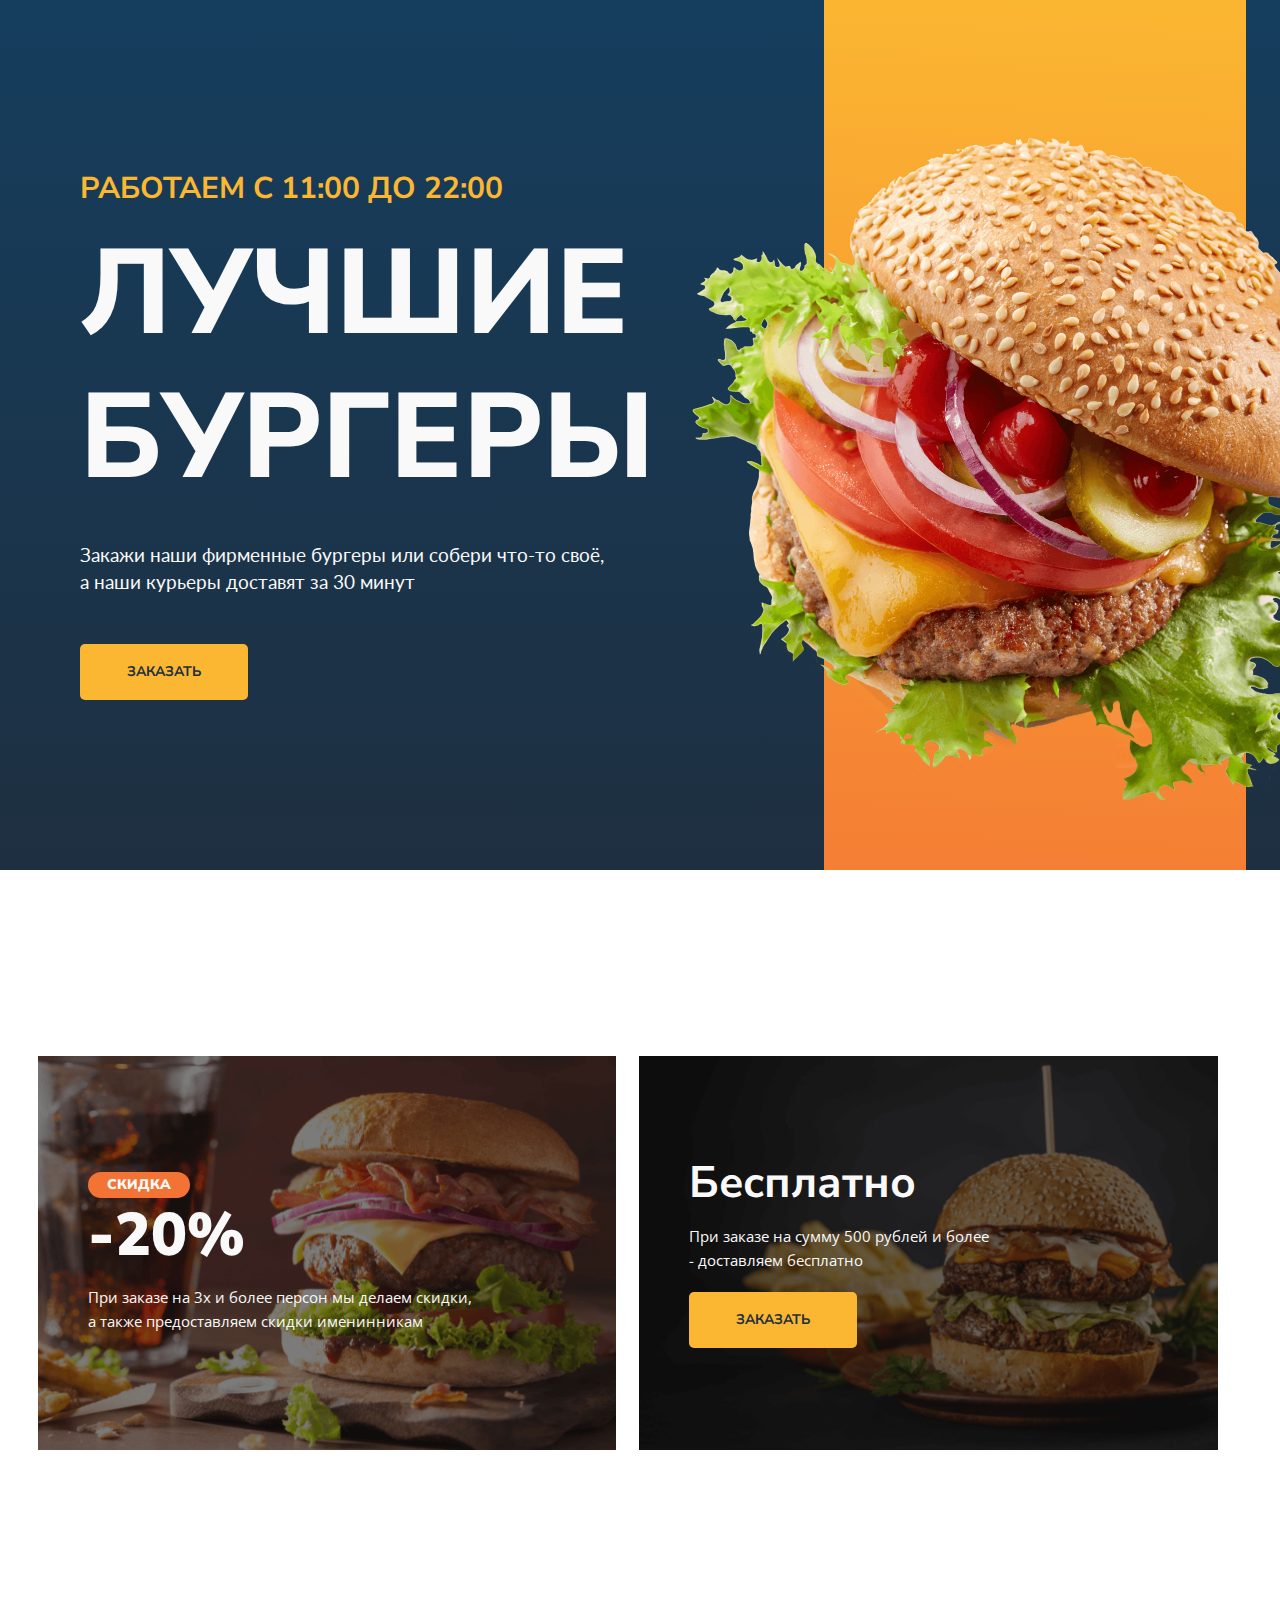
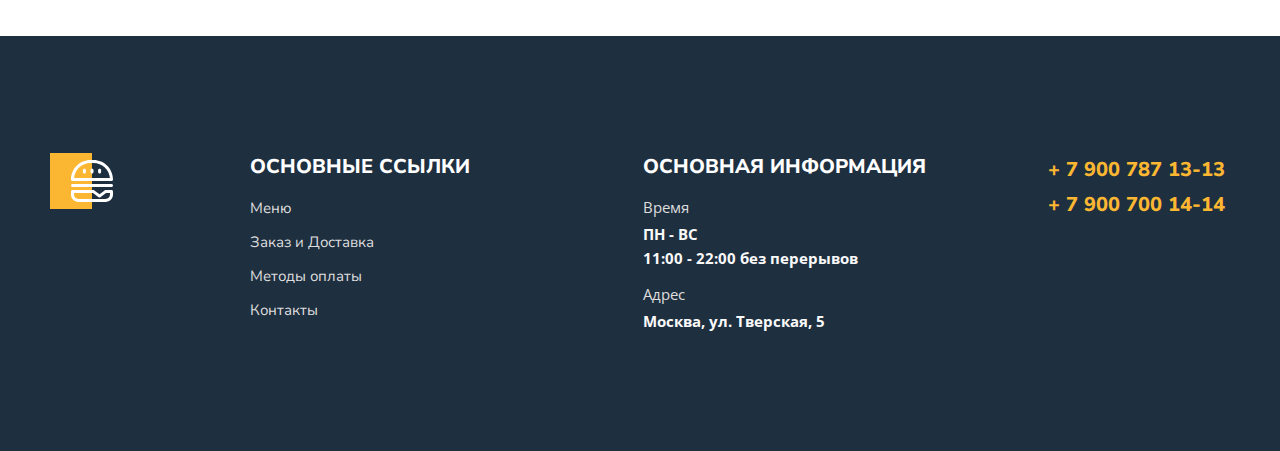
<file: index.html>
<!DOCTYPE html>
<html lang="ru">

<head>
    <meta charset="UTF-8">
    <meta http-equiv="X-UA-Compatible" content="IE=edge">
    <meta name="viewport" content="width=device-width, initial-scale=1.0">
    <title>the BEST BURGERs</title>
    <!-- Yandex.Metrika counter -->
    <script type="text/javascript">
        (function(m, e, t, r, i, k, a) {
            m[i] = m[i] || function() {
                (m[i].a = m[i].a || []).push(arguments)
            };
            m[i].l = 1 * new Date();
            k = e.createElement(t), a = e.getElementsByTagName(t)[0], k.async = 1, k.src = r, a.parentNode.insertBefore(k, a)
        })
        (window, document, "script", "https://mc.yandex.ru/metrika/tag.js", "ym");

        ym(87770766, "init", {
            clickmap: true,
            trackLinks: true,
            accurateTrackBounce: true,
            webvisor: true
        });
    </script>
    <noscript><div><img src="https://mc.yandex.ru/watch/87770766" style="position:absolute; left:-9999px;" alt="" /></div></noscript>
    <!-- /Yandex.Metrika counter -->
    <!-- Global site tag (gtag.js) - Google Analytics -->
    <script async src="https://www.googletagmanager.com/gtag/js?id=G-Y6E4VHPEQH"></script>
    <script>
        window.dataLayer = window.dataLayer || [];

        function gtag() {
            dataLayer.push(arguments);
        }
        gtag('js', new Date());

        gtag('config', 'G-Y6E4VHPEQH');
    </script>
    <!-- Global site tag (gtag.js) - Google Analytics -->

    <link rel="preconnect" href="https://fonts.googleapis.com">
    <link rel="preconnect" href="https://fonts.gstatic.com" crossorigin>
    <link href="https://fonts.googleapis.com/css2?family=Lato:wght@700&family=Nunito+Sans:wght@400;600;700;800;900&family=Open+Sans:wght@400;600;700&display=swap" rel="stylesheet">
    <link rel="stylesheet" href="css/normalize.css">
    <link rel="stylesheet" href="css/main.css">
    <link rel="stylesheet" href="css/media.css">
    <link rel="apple-touch-icon" sizes="180x180" href="img/favicons/apple-touch-icon.png">
    <link rel="android-chrome" sizes="192x192" href="img/favicons/android-chrome-192x192.png">
    <link rel="android-chrome" sizes="512x512" href="img/favicons/android-chrome-512x512.png">
    <link rel="mstile" sizes="150x150" href="img/favicons/mstile-150x150.png">
    <link rel="icon" type="image/png" sizes="32x32" href="img/favicons/favicon-32x32.png">
    <link rel="icon" type="image/png" sizes="16x16" href="img/favicons/favicon-16x16.png">
    <link rel="icon" sizes="16x16" href="img/favicons/favicon.ico">
    <link rel="mask-icon" href="img/favicons/safari-pinned-tab.svg" color="#5bbad5">
    <meta name="msapplication-TileColor" content="#da532c">
    <meta name="theme-color" content="#ffffff">

</head>

<body>
    <div class="main">
        <div class="wrap">
            <div class="wrap-text">
                <h1 class="wrap-title">
                    <span>работаем с 11:00 до 22:00</span> Лучшие <br>бургеры
                </h1>
                <p class="wrap-content">
                    Закажи наши фирменные бургеры или собери что-то своё,<br> а наши курьеры доставят за 30 минут
                </p>
                <a href="menu.html" class="wrap-link">заказать</a>
            </div>
            <div class="visual">
                <div class="bg">

                </div>
                <img src="img/burger.png" alt="вкусная картинка">
            </div>
        </div>
    </div>
    <div class="promo">
        <div class="wrap promo-wrap">
            <div class="promo-left">
                <p class="sale">скидка</p>
                <p class="cost">-20%</p>
                <p class="description">При заказе на 3х и более персон мы делаем скидки, а также предоставляем скидки именинникам</p>
            </div>
            <div class="promo-right">
                <p class="free">Бесплатно</p>
                <p class="description">При заказе на сумму 500 рублей и более - доставляем бесплатно</p>
                <a href="menu.html" class="wrap-link">заказать</a>
            </div>
        </div>
    </div>
    <!-- ************************************************************* -->
    <footer class="footer">
        <div class="container">
            <div class="footer-box">
                <div class="footer-logo-tel">
                    <img class="footer-logo" src="img/footerLogo.svg" alt="лого">
                    <div class="footer-tel tel-one">
                        <ul>
                            <li>
                                <a href="tel:+79007871313">+ 7 900 787 13-13</a></li>
                            <li>
                                <a href="tel:+79007001414">+ 7 900 700 14-14</a></li>
                        </ul>
                    </div>
                </div>

                <div class="footer-group">
                    <div class="footer-item-wrap">
                        <div class="footer-item">
                            <h2 class="footer-title">основные ссылки</h2>
                            <ul>
                                <li><a href="menu.html">Меню</a></li>
                                <li><a href="#">Заказ и Доставка</a></li>
                                <li><a href="#">Методы оплаты</a></li>
                                <li><a href="#">Контакты</a></li>
                            </ul>
                        </div>
                        <div class="footer-tel tel-two">
                            <ul>
                                <li>
                                    <a href="tel:+79007871313">+ 7 900 787 13-13</a></li>
                                <li>
                                    <a href="tel:+79007001414">+ 7 900 700 14-14</a></li>
                            </ul>
                        </div>
                    </div>

                    <div class="footer-item">
                        <h2 class="footer-title">основная информация</h2>
                        <ul>
                            <li>Время<span>ПН - ВС<br>11:00 - 22:00 без перерывов</span></li>
                            <li>Адрес<span>Москва, ул. Тверская, 5</span></li>
                        </ul>
                    </div>
                </div>
                <div class="footer-tel tel-three">
                    <ul>
                        <li>
                            <a href="tel:+79007871313">+ 7 900 787 13-13</a></li>
                        <li>
                            <a href="tel:+79007001414">+ 7 900 700 14-14</a></li>
                    </ul>
                </div>
            </div>
        </div>
    </footer>
</body>

</html>
</file>
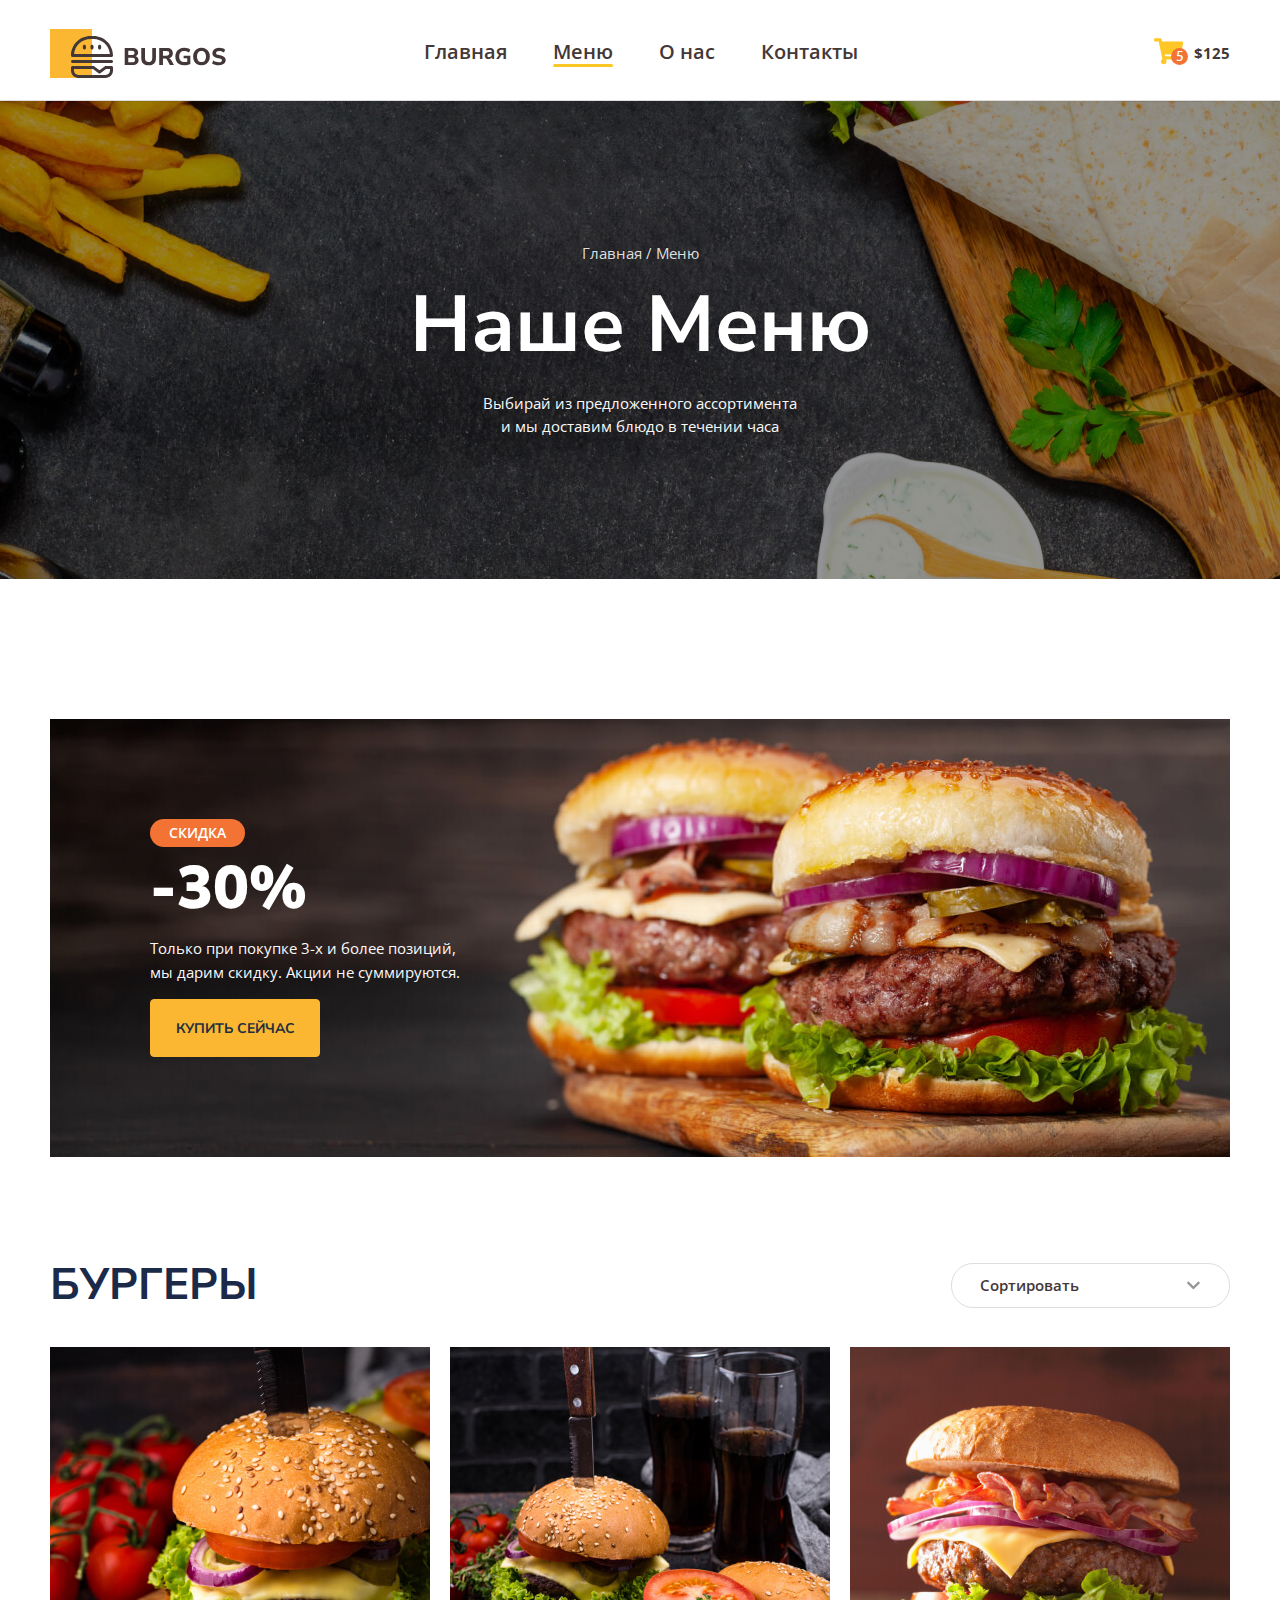
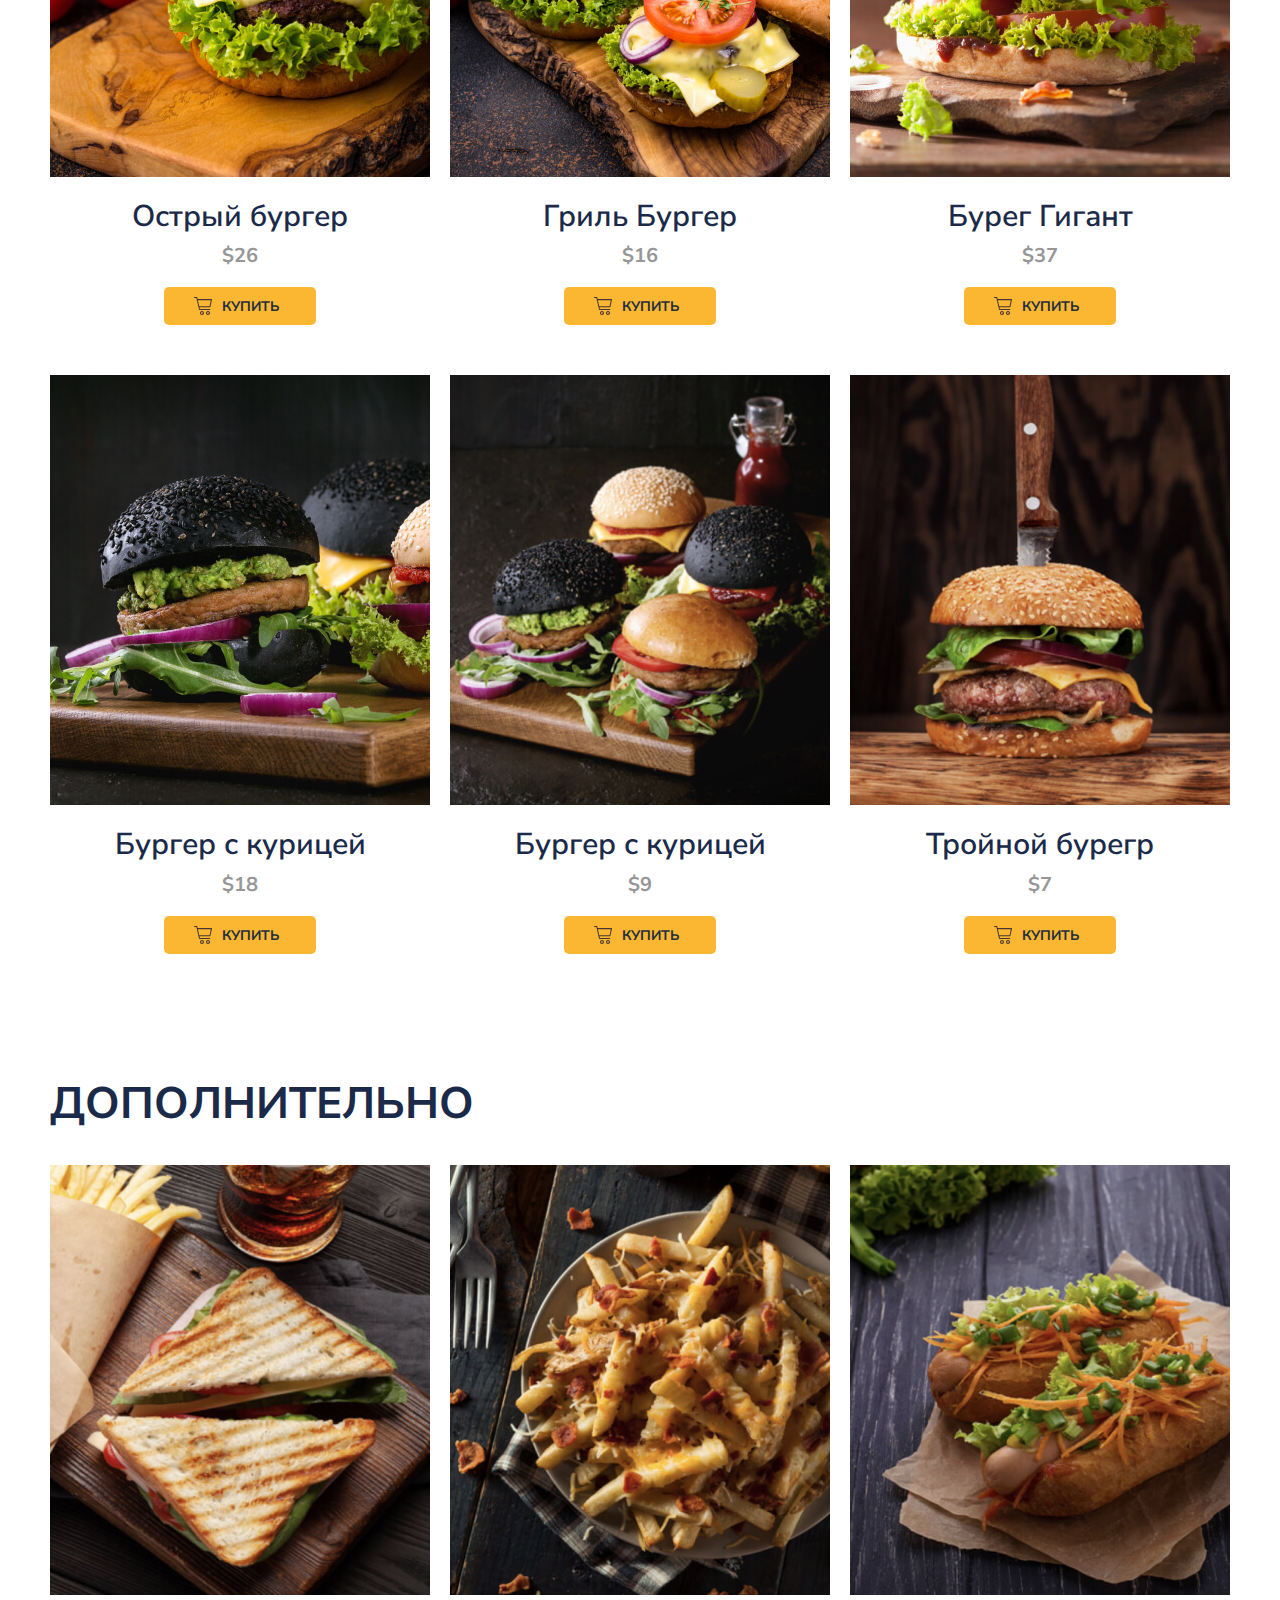
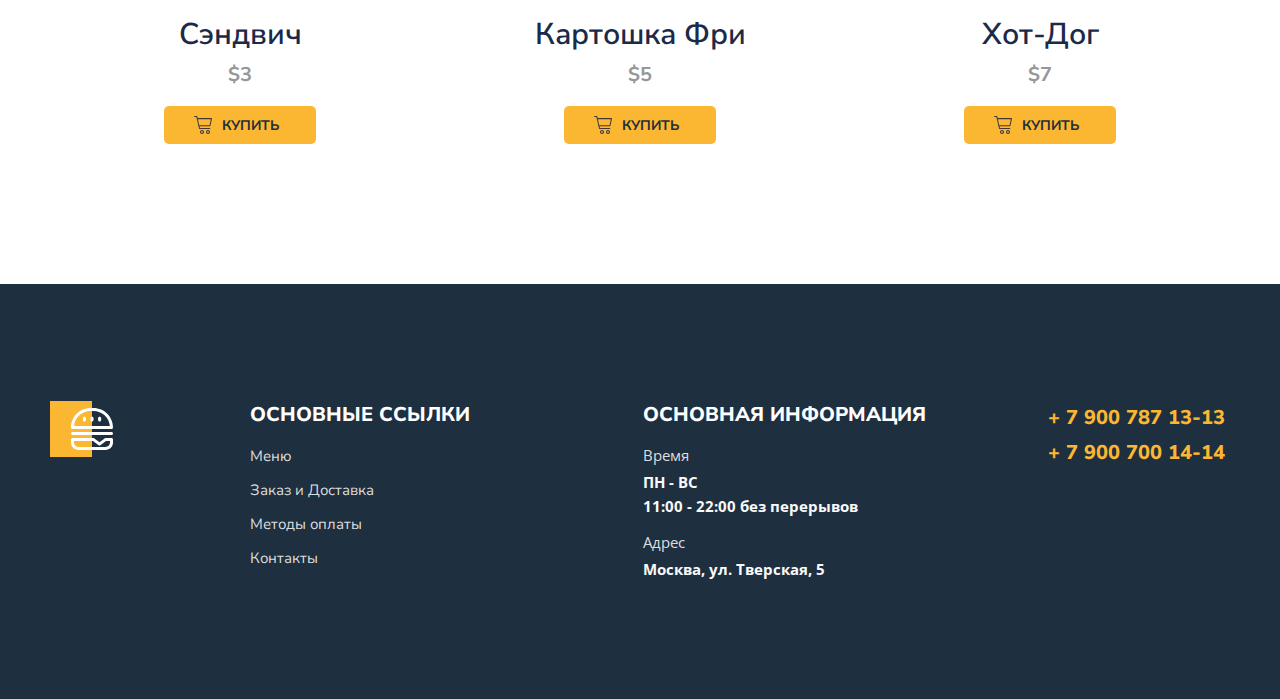
<file: menu.html>
<!DOCTYPE html>
<html lang="ru">

<head>
    <meta charset="UTF-8">
    <meta http-equiv="X-UA-Compatible" content="IE=edge">
    <meta name="viewport" content="width=device-width, initial-scale=1.0">
    <title>Burger</title>
    <!-- Yandex.Metrika counter -->
    <script type="text/javascript">
        (function(m, e, t, r, i, k, a) {
            m[i] = m[i] || function() {
                (m[i].a = m[i].a || []).push(arguments)
            };
            m[i].l = 1 * new Date();
            k = e.createElement(t), a = e.getElementsByTagName(t)[0], k.async = 1, k.src = r, a.parentNode.insertBefore(k, a)
        })
        (window, document, "script", "https://mc.yandex.ru/metrika/tag.js", "ym");

        ym(87770766, "init", {
            clickmap: true,
            trackLinks: true,
            accurateTrackBounce: true,
            webvisor: true
        });
    </script>
    <noscript><div><img src="https://mc.yandex.ru/watch/87770766" style="position:absolute; left:-9999px;" alt="" /></div></noscript>
    <!-- /Yandex.Metrika counter -->
    <link rel="preconnect" href="https://fonts.googleapis.com">
    <link rel="preconnect" href="https://fonts.gstatic.com" crossorigin>
    <link href="https://fonts.googleapis.com/css2?family=Lato:wght@700&family=Nunito+Sans:wght@400;600;700;800;900&family=Open+Sans:wght@400;600;700&display=swap" rel="stylesheet">
    <link rel="stylesheet" href="css/normalize.css">
    <link rel="stylesheet" href="css/main.css">
    <link rel="stylesheet" href="css/media.css">
</head>

<body>
    <header id="headerTop">
        <div class="container">
            <div class="header">
                <button type="button" class="burger-btn" onclick="openModal()"></button>

                <div class="header-item">
                    <a class="header-logo" href="index.html"></a>
                    <nav>
                        <ul class="header-nav">
                            <li><a href="index.html">Главная</a></li>
                            <li><a href="#" class="activ">Меню</a></li>
                            <li><a href="#">О нас</a></li>
                            <li><a href="#">Контакты</a></li>
                        </ul>
                    </nav>
                </div>
                <button type="button" class="button">
                    <span class="button-item">
                        <img src="img/cart.svg" alt="корзинка">
                        <span class="button-count">5</span>
                    </span>
                    <span class="button-text">$125</span>
                </button>
            </div>
        </div>
    </header>
    <div class="main_description">
        <div class="main_description-container">
            <ul class="main_description-breadcrumbs">
                <li> <a href="index.html">Главная</a></li>
                <li> <a href="#">Меню</a></li>
            </ul>
            <h1 class="main_description-title">Наше Меню</h1>
            <p class="main_description-description">Выбирай из предложенного ассортимента и мы доставим блюдо в течении часа</p>
        </div>
    </div>
    <main>
        <div class="banner">
            <div class="container">
                <div class="banner-box">
                    <h2 class="banner-title">
                        <span>скидка</span> -30%
                    </h2>
                    <p class="banner-text">
                        Только при покупке 3-х и&nbsp;более&nbsp;позиций,<br>мы дарим скидку. Акции&nbsp;не&nbsp;суммируются.
                    </p>
                    <a href="#menuBurger" class="banner-link">
                        купить сейчас
                    </a>
                </div>
            </div>
        </div>
        <section class="menu" id="menuBurger">
            <div class="container">
                <div class="menu-header">
                    <h2 class="menu-title">
                        Бургеры
                    </h2>
                    <select class="menu-select">
                        <option value="">Сортировать</option>
                        <option value="up">По возрастанию</option>
                        <option value="down">По убыванию</option>
                    </select>
                </div>
                <div class="menu-grid">
                    <div class="menu-grid-item">
                        <div class="menu-grid-cover">
                            <img src="img/menu/01.jpg" alt="Острый бургер">
                        </div>
                        <p class="menu-grid-title">
                            Острый бургер
                        </p>
                        <p class="menu-grid-price">
                            $26
                        </p>
                        <button type="button" class="menu-grid-btn">
                            <span class="menu-grid-icon"></span>
                            <span class="menu-grid-text">купить</span>
                        </button>
                    </div>
                    <div class="menu-grid-item">
                        <div class="menu-grid-cover">
                            <img src="img/menu/02.jpg" alt="Гриль Бургер">
                        </div>
                        <p class="menu-grid-title">
                            Гриль Бургер
                        </p>
                        <p class="menu-grid-price">
                            $16
                        </p>
                        <button type="button" class="menu-grid-btn">
                            <span class="menu-grid-icon"></span>
                            <span class="menu-grid-text">купить</span>
                        </button>
                    </div>
                    <div class="menu-grid-item">
                        <div class="menu-grid-cover">
                            <img src="img/menu/03.jpg" alt="Бурег Гигант">
                        </div>
                        <p class="menu-grid-title">
                            Бурег Гигант
                        </p>
                        <p class="menu-grid-price">
                            $37
                        </p>
                        <button type="button" class="menu-grid-btn">
                            <span class="menu-grid-icon"></span>
                            <span class="menu-grid-text">купить</span>
                        </button>
                    </div>
                    <div class="menu-grid-item">
                        <div class="menu-grid-cover">
                            <img src="img/menu/04.jpg" alt="Бургер с курицей">
                        </div>
                        <p class="menu-grid-title">
                            Бургер с курицей
                        </p>
                        <p class="menu-grid-price">
                            $18
                        </p>
                        <button type="button" class="menu-grid-btn">
                            <span class="menu-grid-icon"></span>
                            <span class="menu-grid-text">купить</span>
                        </button>
                    </div>
                    <div class="menu-grid-item">
                        <div class="menu-grid-cover">
                            <img src="img/menu/05.jpg" alt="Бургер с курицей">
                        </div>
                        <p class="menu-grid-title">
                            Бургер с курицей
                        </p>
                        <p class="menu-grid-price">
                            $9
                        </p>
                        <button type="button" class="menu-grid-btn">
                            <span class="menu-grid-icon"></span>
                            <span class="menu-grid-text">купить</span>
                        </button>
                    </div>
                    <div class="menu-grid-item">
                        <div class="menu-grid-cover">
                            <img src="img/menu/06.jpg" alt="Тройной бурегр">
                        </div>
                        <p class="menu-grid-title">
                            Тройной бурегр </p>
                        <p class="menu-grid-price">
                            $7
                        </p>
                        <button type="button" class="menu-grid-btn">
                            <span class="menu-grid-icon"></span>
                            <span class="menu-grid-text">купить</span>
                        </button>
                    </div>
                </div>
            </div>
        </section>
        <section class="add-menu">
            <div class="container">
                <div class="add-menu-header">
                    <h2 class="add-menu-title">
                        Дополнительно
                    </h2>
                </div>
                <div class="menu-grid menu-flex">
                    <div class="menu-grid-item">
                        <div class="menu-grid-cover">
                            <img src="img/add-menu/01.jpg" alt="Сэндвич">
                        </div>
                        <p class="menu-grid-title">
                            Сэндвич
                        </p>
                        <p class="menu-grid-price">
                            $3
                        </p>
                        <button type="button" class="menu-grid-btn">
                            <span class="menu-grid-icon"></span>
                            <span class="menu-grid-text">купить</span>
                        </button>
                    </div>
                    <div class="menu-grid-item">
                        <div class="menu-grid-cover">
                            <img src="img/add-menu/02.jpg" alt="Картошка Фри">
                        </div>
                        <p class="menu-grid-title">
                            Картошка Фри
                        </p>
                        <p class="menu-grid-price">
                            $5
                        </p>
                        <button type="button" class="menu-grid-btn">
                            <span class="menu-grid-icon"></span>
                            <span class="menu-grid-text">купить</span>
                        </button>
                    </div>
                    <div class="menu-grid-item">
                        <div class="menu-grid-cover">
                            <img src="img/add-menu/03.jpg" alt="Хот-Дог">
                        </div>
                        <p class="menu-grid-title">
                            Хот-Дог
                        </p>
                        <p class="menu-grid-price">
                            $7
                        </p>
                        <button type="button" class="menu-grid-btn">
                            <span class="menu-grid-icon"></span>
                            <span class="menu-grid-text">купить</span>
                        </button>
                    </div>

                </div>
            </div>
        </section>
    </main>
    <footer class="footer">
        <div class="container">
            <div class="footer-box">
                <div class="footer-logo-tel">
                    <img class="footer-logo" src="img/footerLogo.svg" alt="лого">
                    <div class="footer-tel tel-one">
                        <ul>
                            <li>
                                <a href="tel:+79007871313">+ 7 900 787 13-13</a></li>
                            <li>
                                <a href="tel:+79007001414">+ 7 900 700 14-14</a></li>
                        </ul>
                    </div>
                </div>

                <div class="footer-group">
                    <div class="footer-item-wrap">
                        <div class="footer-item">
                            <h2 class="footer-title">основные ссылки</h2>
                            <ul>
                                <li><a href="menu.html">Меню</a></li>
                                <li><a href="#">Заказ и Доставка</a></li>
                                <li><a href="#">Методы оплаты</a></li>
                                <li><a href="#">Контакты</a></li>
                            </ul>
                        </div>
                        <div class="footer-tel tel-two">
                            <ul>
                                <li>
                                    <a href="tel:+79007871313">+ 7 900 787 13-13</a></li>
                                <li>
                                    <a href="tel:+79007001414">+ 7 900 700 14-14</a></li>
                            </ul>
                        </div>
                    </div>

                    <div class="footer-item">
                        <h2 class="footer-title">основная информация</h2>
                        <ul>
                            <li>Время<span>ПН - ВС<br>11:00 - 22:00 без перерывов</span></li>
                            <li>Адрес<span>Москва, ул. Тверская, 5</span></li>
                        </ul>
                    </div>
                </div>
                <div class="footer-tel tel-three">
                    <ul>
                        <li>
                            <a href="tel:+79007871313">+ 7 900 787 13-13</a></li>
                        <li>
                            <a href="tel:+79007001414">+ 7 900 700 14-14</a></li>
                    </ul>
                </div>
            </div>
        </div>
    </footer>
    <a class="button-up hidden" href="#headerTop" id="btnUp">Наверх</a>
    <!--  modal window -->
    <div class="menu-modal" id="modal">
        <ul class="header-nav">
            <li><a href="index.html">Главная</a></li>
            <li><a href="#" class="activ">Меню</a></li>
            <li><a href="#">О нас</a></li>
            <li><a href="#">Контакты</a></li>
        </ul>
        <button type="button" class="modal-close-btn" onclick="closeModal()"></button>
    </div>

    <script src="js/main.js"></script>
</body>

</html>
</file>
<file: css/main.css>
body {
    font-family: 'Nunito Sans', sans-serif;
    background-color: #fff;
}

ul {
    list-style-type: none;
    margin: 0;
    padding: 0;
}

a {
    text-decoration: none;
}

.container {
    max-width: 1180px;
    margin: 0 auto;
    padding: 0 15px;
}

.no-padding-right {
    padding-right: 0px;
}

.header {
    font-family: 'Open Sans', sans-serif;
    display: flex;
    align-items: center;
    justify-content: space-between;
    padding: 29px 0 22px;
}

.header-item {
    display: flex;
    align-items: center;
    justify-content: space-between;
    flex-basis: 68.5%;
}

.burger-btn {
    padding: 0;
    min-width: 34px;
    height: 22px;
    border: none;
    background-image: url(../img/Burger_menu.svg);
    background-repeat: no-repeat;
    background-size: contain;
    background-color: transparent;
    cursor: pointer;
    margin-right: 20px;
}

.header-logo {
    background-image: url(../img/Logo.svg);
    width: 176px;
    height: 49px;
    background-repeat: no-repeat;
    background-size: cover;
}

.header-nav {
    list-style-type: none;
    display: flex;
    padding-left: 0;
    gap: 46px;
}

.header-nav a {
    font-family: 'Open Sans', sans-serif;
    font-weight: 600;
    font-size: 20px;
    line-height: 24px;
    color: #443737;
    transition: 0.2s;
}

.header-nav a:hover {
    color: #FFC725;
}

.header-nav a::after {
    content: '';
    display: block;
    width: 100%;
    height: 3px;
    background: transparent;
    border-radius: 1.5px;
}

.header-nav a.activ::after {
    background: #FFC725;
}

.button {
    padding: 0;
    display: flex;
    align-items: center;
    background-color: transparent;
    border: none;
    gap: 10px;
    cursor: pointer;
}

.button-item {
    position: relative;
}

.button-count {
    font-family: 'Lato', sans-serif;
    font-weight: 700;
    font-size: 13px;
    line-height: 1.35;
    color: #FFFFFF;
    position: absolute;
    bottom: 3.5px;
    left: 17px;
    background-color: #F37335;
    width: 17px;
    height: 17px;
    border-radius: 50%;
}

.button-text {
    font-weight: 700;
    font-size: 15px;
    color: #443737;
}

.main_description {
    background-image: url(../img/main-page-description-bg.jpg);
    color: white;
    text-align: center;
    max-width: 1920px;
    padding: 142px 0;
    margin: 0 auto 140px;
    background-size: cover;
    background-position: center center;
}

.main_description-breadcrumbs {
    padding: 0;
    margin: 0;
    list-style: none;
    display: flex;
    justify-content: center;
    text-align: center;
    gap: 4px;
}

.main_description-breadcrumbs a {
    font-family: 'Open Sans', sans-serif;
    font-size: 15px;
    line-height: 20px;
    color: #DEDEDE;
    transition: 0.3s;
}

.main_description-breadcrumbs a:hover {
    color: #FFC725;
}

.main_description-breadcrumbs a::after {
    content: ' /';
    color: #DEDEDE;
    pointer-events: none;
}

.main_description-breadcrumbs li:last-child a::after {
    display: none;
}

.main_description-title {
    font-family: 'Nunito Sans', sans-serif;
    font-weight: 700;
    font-size: 79px;
    color: #FFFFFF;
    margin-top: 17px;
    margin-bottom: 21px;
}

.main_description-description {
    font-family: 'Open Sans', sans-serif;
    font-size: 15px;
    line-height: 1.5;
    color: #FAF9F9;
    max-width: 320px;
    margin: 0 auto;
}

header {
    border-bottom: 1px solid #DEDEDE;
}

.banner-box {
    background-image: url(../img/banner.jpg);
    background-position: 0 center;
    background-repeat: no-repeat;
    background-size: cover;
    padding: 100px;
    margin-bottom: 83px;
}

.banner-title span {
    display: block;
    width: 95px;
    height: 28px;
    margin-bottom: 3px;
    background-color: #F37335;
    border-radius: 14px;
    text-align: center;
    font-family: 'Open Sans', sans-serif;
    font-style: normal;
    font-weight: 600;
    font-size: 14px;
    line-height: 28px;
    text-transform: uppercase;
    color: #FFFFFF;
}

.banner-title {
    margin: 0 0 10px;
    font-family: 'Nunito Sans', sans-serif;
    font-style: normal;
    font-weight: 900;
    font-size: 60px;
    line-height: 76px;
    text-transform: uppercase;
    color: #FFFFFF;
}

.banner-text {
    margin: 0 0 15px;
    font-family: 'Open Sans', sans-serif;
    font-style: normal;
    font-weight: normal;
    font-size: 15px;
    line-height: 24px;
    color: #FAF9F9;
}

.banner-link {
    display: block;
    background-color: #FBB731;
    width: 168px;
    height: 56px;
    border-radius: 4px;
    border: 1px solid #FBB731;
    font-family: 'Nunito Sans', sans-serif;
    font-weight: 700;
    font-size: 14px;
    line-height: 58px;
    text-align: center;
    text-transform: uppercase;
    color: #1E2F40;
    transition: 0.2s;
}

.banner-link:hover {
    background-color: transparent;
    color: #FBB731;
}

.menu-header,
.add-menu-header {
    display: flex;
    align-items: center;
    justify-content: space-between;
    margin-bottom: 36px;
    padding-top: 20px;
}

.menu-title,
.add-menu-title {
    margin: 0;
    padding: 0;
    font-family: 'Nunito Sans', sans-serif;
    font-weight: 700;
    font-size: 44px;
    text-transform: uppercase;
    color: #1B2A49;
    margin-right: 20px;
}

.menu-select {
    border: 1px solid #DEDEDE;
    border-radius: 22px;
    padding: 13px 28px;
    font-family: 'Open Sans', sans-serif;
    font-weight: 600;
    font-size: 15px;
    color: #443737;
    appearance: none;
    flex-basis: 279px;
    background-color: #fff;
    background-image: url(../img/arrow.svg);
    background-repeat: no-repeat;
    background-position: 89% center;
}

.menu-grid {
    display: grid;
    grid-template-columns: repeat(3, 1fr);
    gap: 20px;
    margin-bottom: 75px;
}

.menu-grid-cover {
    width: 100%;
    height: 430px;
    position: relative;
    overflow: hidden;
}

.menu-grid-cover img {
    position: absolute;
    width: 100%;
    height: 100%;
    left: 50%;
    top: 50%;
    transform: translate(-50%, -50%);
    object-fit: cover;
}

.menu-grid-item {
    display: flex;
    flex-direction: column;
    align-items: center;
}

.menu-grid-title {
    margin: 23px 0 0;
    font-family: 'Nunito Sans', sans-serif;
    font-weight: 600;
    font-size: 30px;
    color: #1B2A49;
}

.menu-grid-price {
    margin: 10px 0 0;
    font-family: 'Nunito Sans', sans-serif;
    font-weight: 700;
    font-size: 20px;
    color: #979797;
}

.menu-grid-btn {
    padding: 0;
    margin: 20px 0 30px;
    display: flex;
    align-items: center;
    width: 152px;
    height: 38px;
    justify-content: center;
    background: #FBB731;
    border-radius: 5px;
    border: none;
    gap: 2px;
    cursor: pointer;
    transition: 0.2s;
}

.menu-grid-btn:hover {
    background: #F37335;
}

.menu-grid-icon {
    margin-right: 8px;
    width: 18px;
    height: 18px;
    background-image: url(../img/cart-menu.svg);
}

.menu-grid-text {
    margin: 2px 8px 0 0;
    font-family: 'Nunito Sans', sans-serif;
    font-weight: 700;
    font-size: 14px;
    line-height: 18px;
    text-transform: uppercase;
    color: #1E2F40;
}

.footer {
    max-width: 1920px;
    background: #1E2F40;
    color: white;
    padding-top: 117px;
    padding-bottom: 106px;
    margin: 110px auto 0;
}

.footer-box {
    display: flex;
    padding-right: 5px;
    justify-content: space-between;
}

.footer-logo-tel {
    display: flex;
}

.footer-logo {
    width: 63px;
    height: 56px;
}

.footer-tel a {
    margin: 0;
    padding: 0;
    color: #FBB731;
    font-weight: 800;
    font-size: 20px;
    transition: 0.3s;
}

.footer-tel a:hover {
    color: white;
}

.footer-tel li {
    margin: 5px 0 12px;
}

.footer-group {
    display: flex;
    justify-content: space-between;
    flex-basis: 57.5%;
    margin-left: 15px;
}

.footer-title {
    margin: 2px 0 17px 0;
    font-size: 20px;
    font-weight: 800;
    text-transform: uppercase;
}

.footer-item li {
    margin-bottom: 9px;
    font-family: 'Open sans', sans-serif;
    font-size: 15px;
    color: #DEDEDE;
    font-weight: 400;
    line-height: 24px;
}

.footer-item a {
    font-family: 'Nunito Sans', sans-serif;
    font-weight: 400;
    font-size: 15px;
    line-height: 24px;
    color: #DEDEDE;
    transition: 0.3s;
}

.footer-item a:hover {
    color: #FBB731;
}

.footer-item span {
    color: #FAF9F9;
    display: block;
    font-weight: 700;
    margin: 3px 0 12px;
}


/* button up */

.button-up {
    position: fixed;
    margin: 20px 0 30px;
    display: flex;
    align-items: center;
    width: 110px;
    height: 38px;
    font-family: 'Nunito Sans', sans-serif;
    font-weight: 700;
    font-size: 14px;
    line-height: 18px;
    text-transform: uppercase;
    color: #1E2F40;
    justify-content: center;
    background: #FBB731;
    border-radius: 19px;
    border: none;
    cursor: pointer;
    bottom: 20px;
    right: 20px;
    transition: 1s;
}

.button-up:hover {
    background: #F37335;
}

.button-up.hidden {
    opacity: 0;
}

.button-up.visible {
    opacity: 1;
}


/* modal window */

.menu-modal {
    text-align: center;
    max-width: 500px;
    background-color: #FFF8DC;
    position: absolute;
    top: -400px;
    left: 0;
    right: 0;
    margin: 20px auto;
    padding: 40px;
    box-sizing: border-box;
    transition: .5s;
}

.menu-modal .header-nav {
    flex-direction: column;
    align-items: center;
    gap: 22px;
}

.modal-close-btn {
    background-image: url(../img/modal-close.svg);
    width: 22px;
    height: 22px;
    border: none;
    background-color: transparent;
    background-size: contain;
    position: absolute;
    right: 20px;
    top: 20px;
    cursor: pointer;
}


/* index */

.main {
    max-width: 1920px;
    margin: 0 auto;
    background: linear-gradient(180deg, #0C4C7B -100%, #1E2F40 100%);
    position: relative;
    overflow: hidden;
}

.wrap {
    max-width: 1180px;
    margin: 0 auto;
    padding: 0 10px;
    display: flex;
    gap: 20px;
    justify-content: space-between;
}

.wrap-text {
    color: #FAF9F9;
    padding-top: 170px;
    padding-bottom: 170px;
    padding-left: 30px;
    padding-right: 150px;
}

.wrap-title {
    font-size: 120px;
    font-weight: 800;
    text-transform: uppercase;
    line-height: 120%;
    margin-bottom: 40px;
    margin-top: 0;
    margin-bottom: 0;
}

.wrap-title span {
    color: #FBB731;
    font-size: 30px;
    font-weight: 700;
    line-height: 38px;
    display: block;
    margin-bottom: 14px;
}

.wrap-content {
    font-family: 'Lato', sans-serif;
    font-size: 19px;
    font-weight: 400;
    line-height: 1.4;
    margin-top: 32px;
    margin-bottom: 49px;
}

.wrap-link {
    color: #1E2F40;
    background-color: #FBB731;
    border-radius: 5px;
    padding: 20px 47px;
    display: inline-block;
    font-family: 'Nunito Sans', sans-serif;
    font-size: 14px;
    text-align: center;
    text-transform: uppercase;
    font-size: 14px;
    font-weight: 700;
    transition: 0.2s;
}

.wrap-link:hover {
    background-color: #F37335;
}

.visual {
    flex-grow: 1;
    display: flex;
    justify-content: flex-end;
    position: relative;
}

.bg {
    margin-right: 15px;
    width: 432px;
    height: 100%;
    background: linear-gradient(2.42deg, #F37335 -19.6%, #FBB731 100.79%, #FDC830 100.79%);
}

.main img {
    width: 829px;
    position: absolute;
    right: -175px;
}

.promo {
    padding-top: 186px;
    padding-bottom: 46px;
    margin-right: 25px;
    margin-bottom: 140px;
}

.promo-left,
.promo-right {
    flex: 0 0 49%;
    box-sizing: border-box;
    color: #FAF9F9;
    background-repeat: no-repeat;
    background-size: cover;
    background-position: center;
}

.promo-left {
    background-image: url(../img/promoLeftBg.png);
    padding: 116px 50px;
}

.promo-right {
    background-image: url(../img/promoRightBg.png);
    padding: 102px 50px;
}

.sale {
    font-size: 14px;
    font-weight: 900;
    background: #F37335;
    padding: 5px 19px;
    border-radius: 14px;
    display: inline-block;
    text-transform: uppercase;
    margin-bottom: 3px;
    margin-top: 0;
}

.cost {
    font-size: 60px;
    font-weight: 900;
    margin-bottom: 8px;
    margin-top: 0;
}

.description {
    color: #FAF9F9;
    font-family: 'Open sans', sans-serif;
    font-size: 15px;
    line-height: 24px;
    margin-bottom: 0;
}

.promo-left .description {
    max-width: 392px;
}

.promo-right .description {
    max-width: 300px;
    margin-bottom: 20px;
}

.free {
    font-size: 44px;
    font-weight: 700;
    margin-bottom: 10px;
    margin-top: 0;
}
</file>
<file: css/media.css>
@media (min-width: 569px) {
        .tel-one {
            display: none;
        }
    }
    
    @media (min-width: 1001px),
    (max-width: 568px) {
        .tel-two {
            display: none;
        }
    }
    
    @media (max-width: 1280px) {
        .bg {
            width: 33vw;
        }
    }
    
    @media (max-width: 1180px) {
        /* index */
        .main img {
            width: 70vw;
            bottom: -30px;
        }
        .wrap-title {
            font-size: 100px;
            line-height: 120%;
        }
        .promo-left {
            padding-right: 10px;
        }
    }
    
    @media (max-width: 1000px) {
        /* index */
        .wrap {
            max-width: 768px;
            padding: 0 15px;
            gap: 10px;
        }
        .wrap-text {
            color: #FAF9F9;
            flex: 0 0 430px;
            padding-top: 170px;
            padding-bottom: 170px;
            padding-left: 30px;
            padding-right: 50px;
        }
        .wrap-title {
            font-size: 86px;
            line-height: 120%;
        }
        .wrap-title span {
            font-size: 22px;
        }
        .wrap-content {
            font-size: 14px;
            line-height: 140%;
        }
        .wrap-link {
            border-radius: 4px;
            padding: 18px 41px;
            font-size: 13px;
        }
        .main img {
            bottom: -10vw;
            right: -20vw;
        }
        .promo {
            margin: 0;
        }
        .promo-left {
            padding-top: 44px;
            padding-bottom: 43px;
            padding-right: 53px;
            padding-left: 30px;
        }
        .promo-right {
            padding-top: 60px;
            padding-bottom: 60px;
            padding-right: 30px;
            padding-left: 30px;
        }
        /* menu */
        .footer {
            padding-top: 60px;
        }
        .tel-three {
            display: none;
        }
        .container {
            max-width: 768px;
        }
        .no-padding-right {
            max-width: 1180px;
            margin-right: 0;
        }
        .header-logo {
            width: 150px;
            height: 48px;
            background-size: contain;
        }
        .header-nav {
            gap: 22px;
        }
        .header-item {
            flex-basis: 80%;
        }
        .main_description {
            margin-bottom: 72px;
        }
        .banner-box {
            background-position: -100px center;
            padding: 100px 40px;
        }
        .add-menu {
            overflow: hidden;
            height: 580px;
        }
        .menu-grid {
            grid-template-columns: repeat(2, 1fr);
            gap: 15px;
        }
        .menu-flex {
            display: flex;
            overflow-y: hidden;
            overflow-x: scroll;
            padding-right: 15px;
        }
        .menu-flex .menu-grid-item {
            flex: 0 0 275px;
        }
        .menu-flex .menu-grid-item .menu-grid-cover {
            height: 320px;
        }
        .footer-group {
            flex-basis: 80%;
        }
        .footer-tel {
            margin-top: 30px;
        }
    }
    
    @media (max-width: 736px) {
        /* index */
        .promo-left .description,
        .promo-right .description {
            font-size: 12px;
        }
        .promo-left .cost {
            font-size: 40px;
        }
        .promo-right .free {
            font-size: 39px;
        }
        /* menu */
        .header-logo {
            width: 25%;
            background-position: center center;
        }
        .header-nav {
            gap: 18px;
        }
        .header-nav a {
            font-size: 16px;
        }
        .menu-grid-cover {
            height: 50vw;
        }
        .footer-title {
            font-size: 2.7vw;
        }
        .tel-two a {
            font-size: 2.8vw;
        }
        .footer-item span {
            font-size: 14px;
        }
    }
    
    @media (min-width: 569px) {
        .burger-btn {
            display: none;
        }
    }
    
    @media (max-width: 568px) {
        /* index */
        .promo-wrap {
            flex-direction: column;
        }
        .promo-left .description,
        .promo-right .description {
            max-width: 250px;
            padding-right: 0;
            font-size: 13px;
            line-height: 19.5px;
        }
        .promo-left,
        .promo-right {
            padding: 44px 0 44px 15px;
        }
        /* menu */
        .header-item .header-nav {
            display: none;
        }
        .header-logo {
            width: 116px;
            height: 37px;
            background-size: contain;
        }
        .banner-box {
            background-position: -240px center;
            padding-right: 180px;
        }
        .menu-grid-title {
            font-size: 22px;
        }
        .menu-grid-cover {
            height: 50vw;
        }
        .add-menu {
            height: 430px;
        }
        .menu-flex .menu-grid-item {
            flex: 0 0 139px;
        }
        .menu-flex .menu-grid-item .menu-grid-cover {
            height: 180px;
        }
        .footer-box {
            flex-direction: column;
        }
        .footer-logo-tel {
            justify-content: space-between;
        }
        .footer-tel {
            margin-top: -6px;
        }
        .footer-group {
            flex-direction: column;
        }
        .footer-title {
            font-size: 18px;
            margin-top: 40px;
        }
    }
    
    @media (max-width: 480px) {
        /* index */
        .wrap {
            max-width: 768px;
            padding: 0 15px;
            gap: 10px;
        }
        .promo-wrap {
            padding: 0;
        }
        .wrap-text {
            color: #FAF9F9;
            flex: 0 0 100px;
            margin: 0 auto;
            padding-top: 170px;
            padding-bottom: 170px;
            padding-right: 30px;
        }
        .wrap-title {
            font-size: 58px;
        }
        .wrap-title span {
            font-size: 14px;
        }
        .wrap-content {
            font-size: 13px;
        }
        .bg {
            display: none;
        }
        .main img {
            right: -7vw;
        }
        /* menu */
        .menu-modal a {
            font-size: 20px;
        }
        .main_description {
            padding: 55px 0;
            margin-bottom: 72px;
        }
        .main_description-breadcrumbs a {
            font-size: 14px;
        }
        .main_description-title {
            font-size: 38px;
        }
        .main_description-description {
            font-size: 12px;
        }
        .banner-box {
            padding: 35px 120px 35px 15px;
            background-position: -180px center;
            margin-bottom: 50px;
        }
        .menu-title,
        .add-menu-title {
            font-size: 27px;
        }
        .menu-select {
            font-size: 12px;
            padding: 13px 15px;
            flex-basis: 200px;
            background-position: 93% center;
        }
        .add-menu {
            height: 370px;
        }
        .menu-grid-title {
            margin: 7px 0 0;
            font-size: 13px;
        }
        .menu-grid-price {
            margin: 5px 0 0;
            font-size: 16px;
        }
        .menu-grid-btn {
            margin: 10px 0 10px;
            width: 129px;
            height: 38px;
        }
    }
</file>
